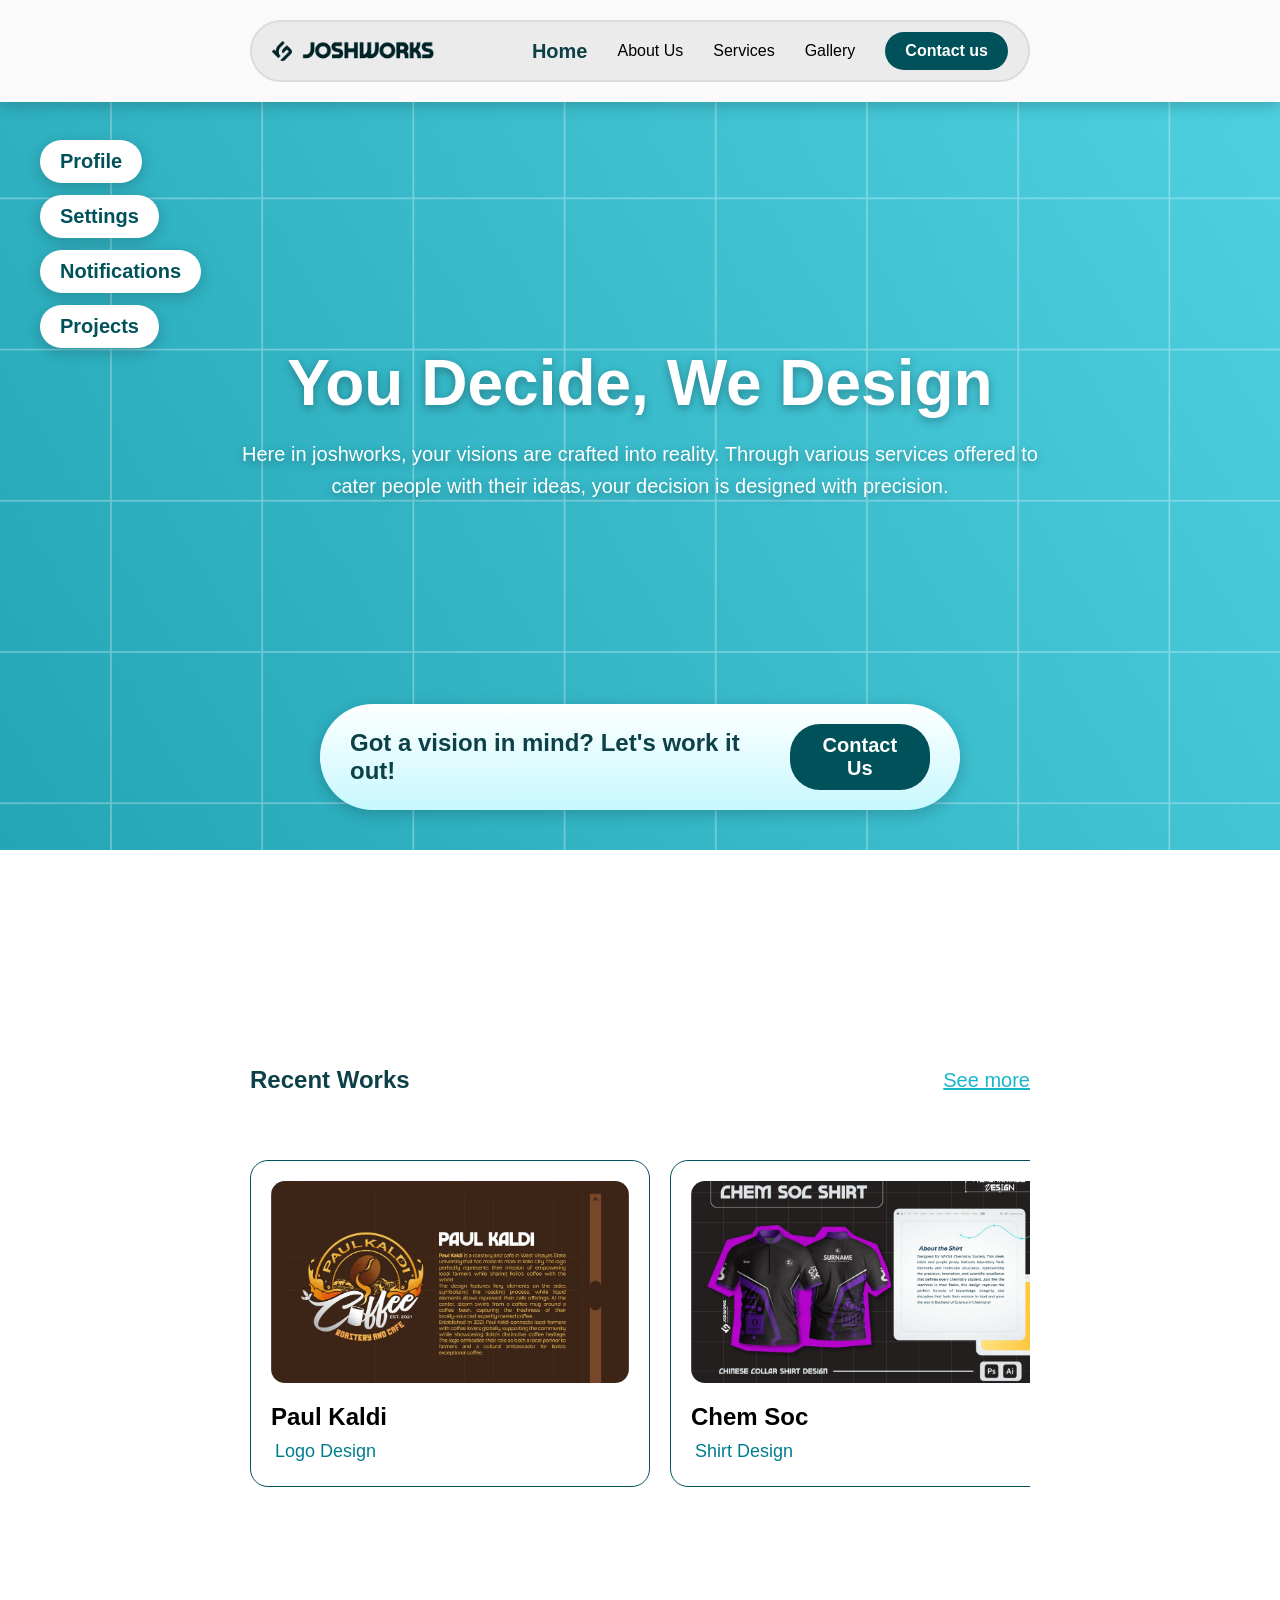
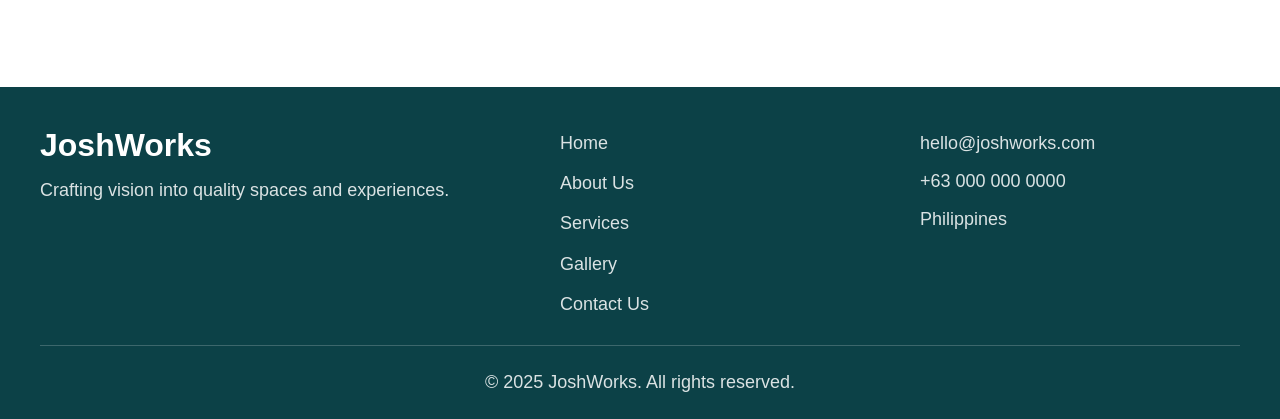
<file: JoshWorks/index.html>
<!DOCTYPE html>
<html lang="en">
<head>
    <meta charset="UTF-8">
    <meta name="viewport" content="width=device-width, initial-scale=1.0">
    <title>HomePage</title>
    <link rel="stylesheet" href="CSS Files/styles.css">
    <link rel="stylesheet" href="CSS Files/navbar.css">
    <link rel="preconnect" href="https://fonts.googleapis.com">
    <link rel="preconnect" href="https://fonts.gstatic.com" crossorigin>
    <link href="https://fonts.googleapis.com/css2?family=Inter:ital,opsz,wght@0,14..32,100..900;1,14..32,100..900&family=Montserrat:ital,wght@0,100..900;1,100..900&display=swap" rel="stylesheet">
</head>


<body>
    <div class="navbar">
        <div class="navbar-content">
            <div class="logo" id="header">
                <img src="../assets/logo1.png" alt="hi">
                <img src="../assets/logo.png" alt="hi">
            </div>

            <div class="nav-buttons" >
                <a href="index.html" id="current"> Home</a>
                <a href="AboutUs.html">About Us</a>
                <a href="Services.html">Services</a>
                <a href="Gallery.html">Gallery</a>
                <a href="ContactUs.html" class="button">Contact us</a>
            </div>
        </div>
    </div> 

    <div class="banner">
        <div class="banner-background">
            <img src="../assets/background.png" alt="">
        </div>

        <div class="banner-hero">
            <h1>You Decide, We Design</h1>
            <p>Here in joshworks, your visions are crafted into reality. Through various services offered to cater people with their ideas, your decision is designed with precision.</p>
        </div>

        <div class="sidebar">
            <h1 class="button">Profile</h1>
            <h1 class="button">Settings</h1>
            <h1 class="button">Notifications</h1>
            <h1 class="button">Projects</h1>
        </div>


        <div class="card">
            <h1>Got a vision in mind? Let's work it out!</h1>
            <a href="" class="button">
                Contact Us
            </a>
        </div>
    </div>

    <div class="more-container">
        <div class="recent-works">
            <div class="recent-header">
                <h1>Recent Works</h1>
                <a href="Gallery.html">See more</a>
            </div>
            

            <div class="recent-cards">
                <div class="image-card">
                    <img src="../assets/paul-kaldi.jpg" alt="y">
                    <h2>Paul Kaldi</h2>
                    <p>Logo Design</p>
                </div>    
                <div class="image-card">
                    <img src="../assets/chemsoc.jpg" alt="y">
                    <h2>Chem Soc</h2>
                    <p>Shirt Design</p>
                </div>
                <div class="image-card">
                    <img src="../assets/IAYS.jpg" alt="y">
                    <h2>Advocacy Youth Summit</h2>
                    <p>Brand Identity</p>
                </div>
                <div class="image-card">
                    <img src="../assets/gallery-3d.jpg" alt="y">
                    <h2>Malevolant Shrine</h2>
                    <p>3D Design</p>
                </div>
            </div>
        </div>

        <footer class="footer">
            <div class="footer-content">
                <div class="footer-brand">
                    <h2>JoshWorks</h2>
                    <p>Crafting vision into quality spaces and experiences.</p>
                </div>

                <div class="footer-links">
                    <a href="index.html">Home</a>
                    <a href="AboutUs.html">About Us</a>
                    <a href="Services.html">Services</a>
                    <a href="Gallery.html">Gallery</a>
                    <a href="ContactUs.html">Contact Us</a>
                </div>

                <div class="footer-contact">
                    <p>hello@joshworks.com</p>
                    <p>+63 000 000 0000</p>
                    <p>Philippines</p>
                </div>
            </div>

            <div class="footer-bottom">
                <p>© 2025 JoshWorks. All rights reserved.</p>
            </div>
        </footer>
    </div>

</body>

</html>
</file>
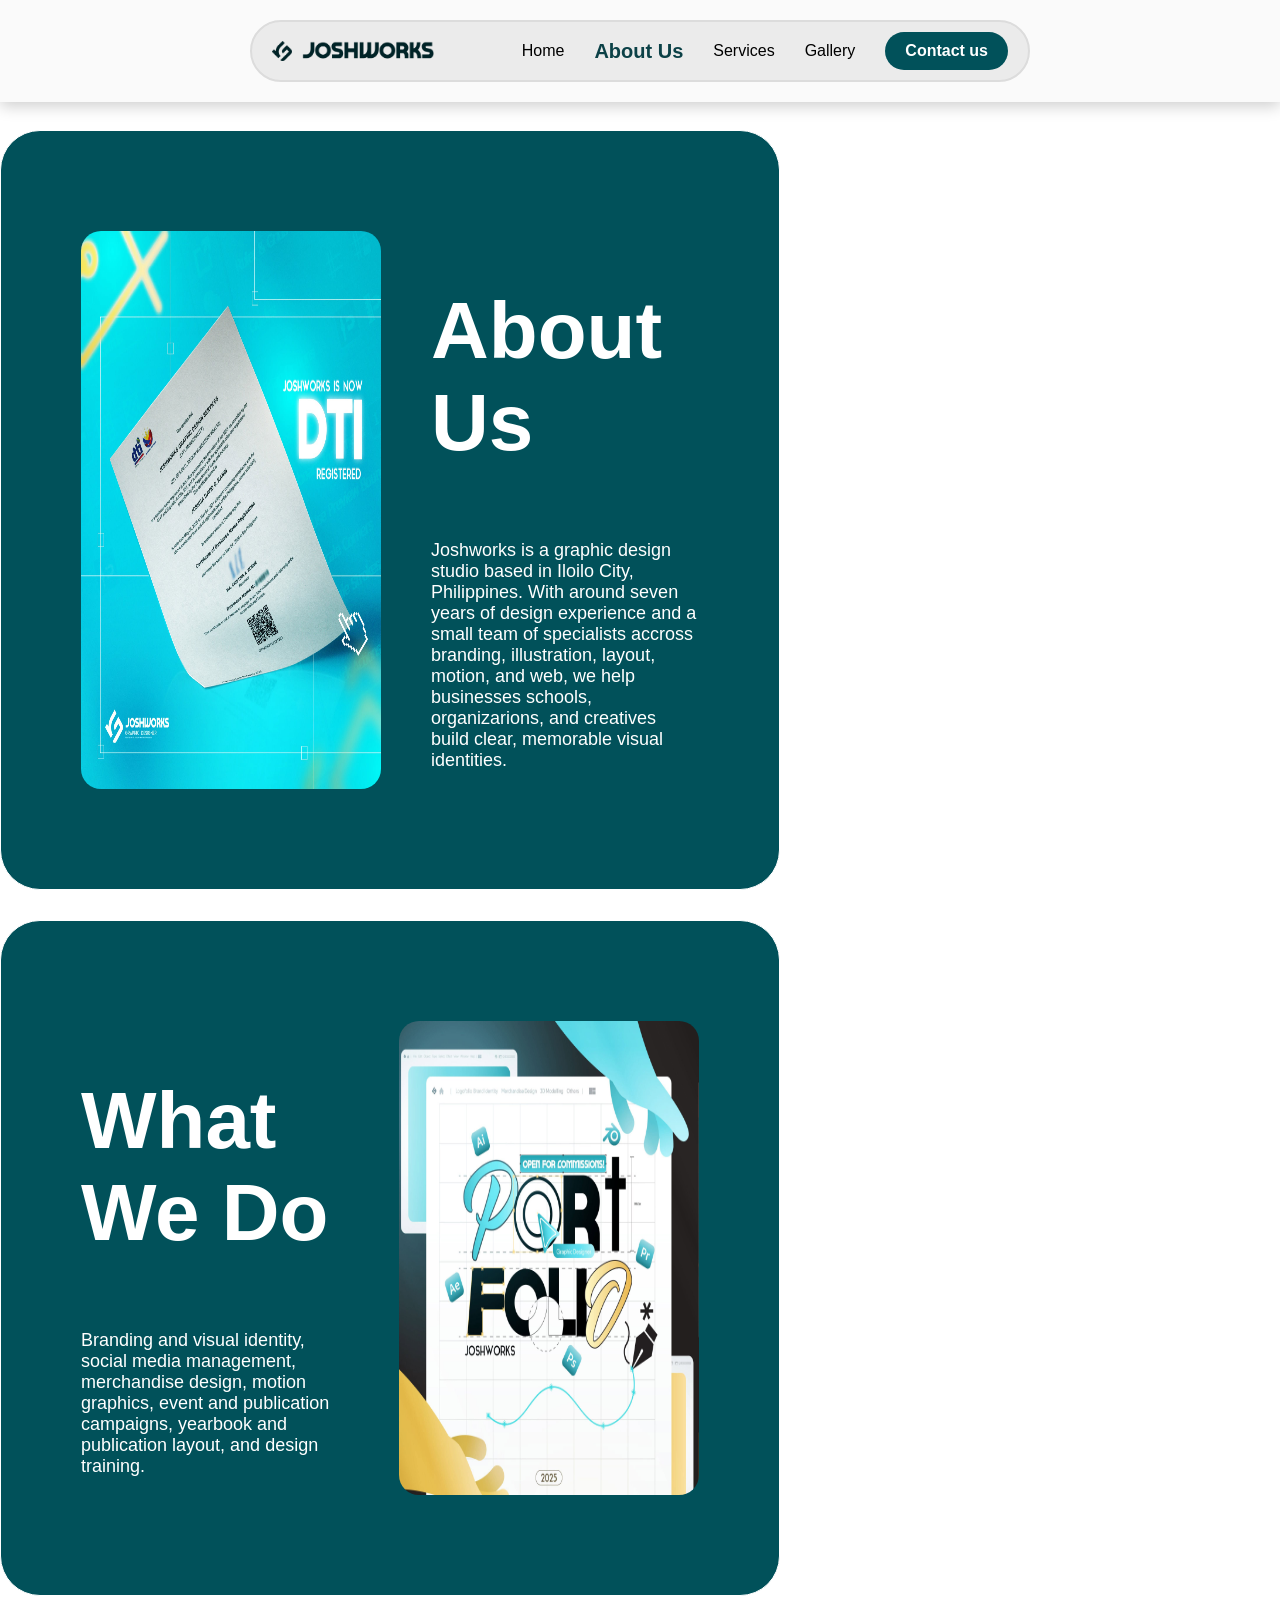
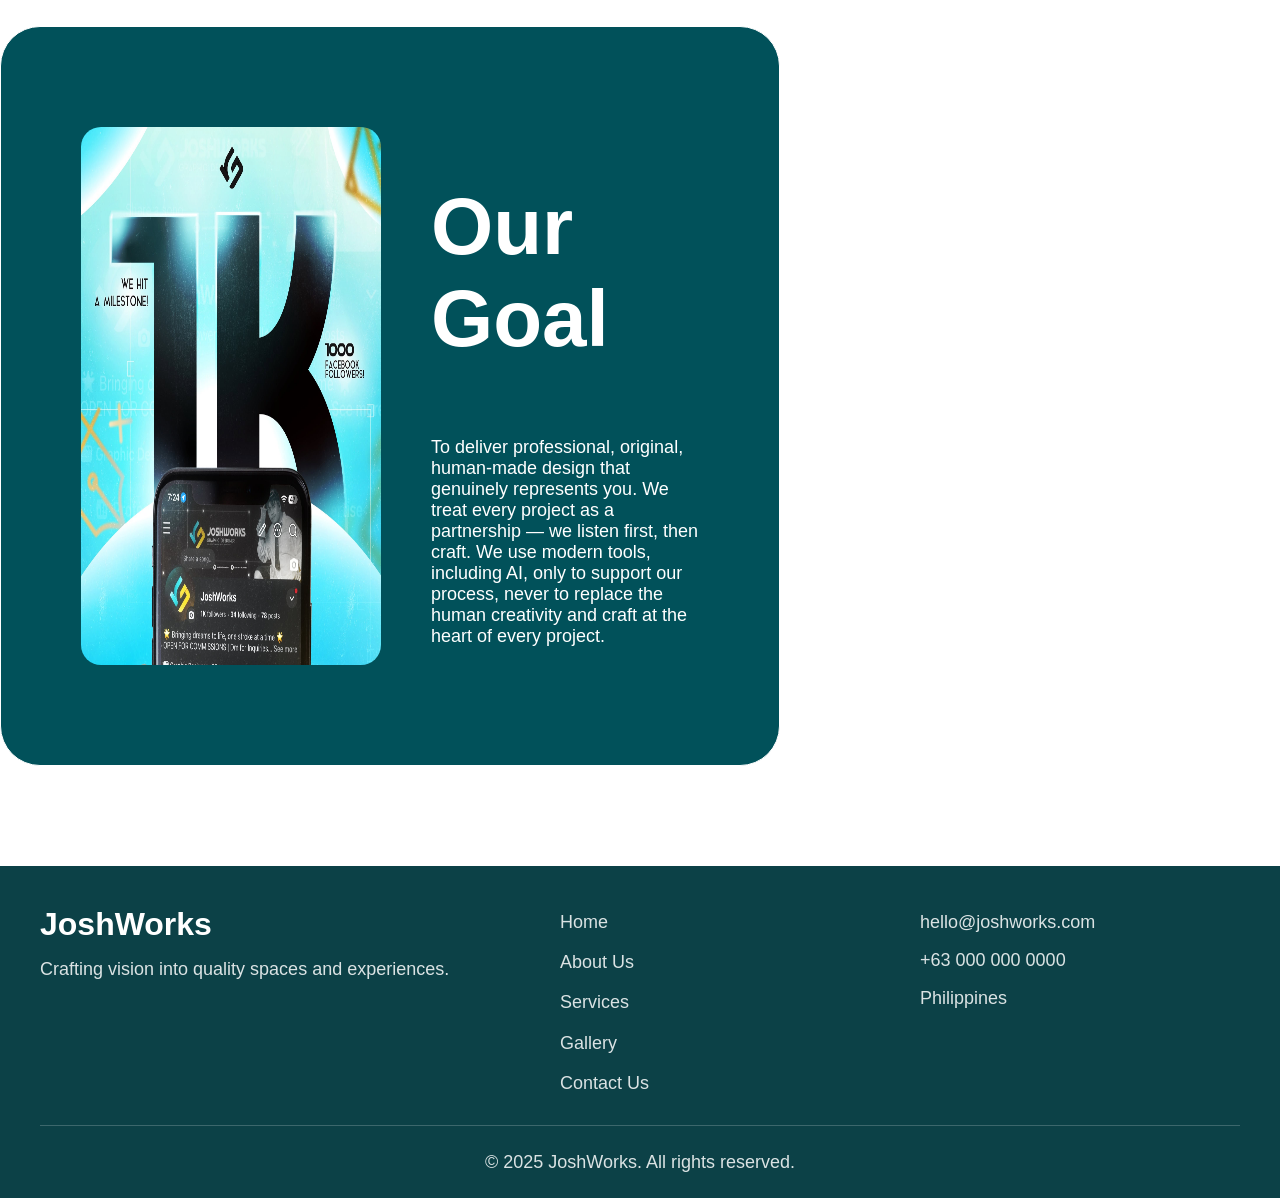
<file: JoshWorks/AboutUs.html>
<!DOCTYPE html>
<html lang="en">
<head>
    <meta charset="UTF-8">
    <meta name="viewport" content="width=device-width, initial-scale=1.0">
    <title>About Us</title>
    <link rel="stylesheet" href="CSS Files/styles.css">
    <link rel="stylesheet" href="CSS Files/navbar.css">
    <link rel="preconnect" href="https://fonts.googleapis.com">
    <link rel="preconnect" href="https://fonts.gstatic.com" crossorigin>
    <link href="https://fonts.googleapis.com/css2?family=Inter:ital,opsz,wght@0,14..32,100..900;1,14..32,100..900&family=Montserrat:ital,wght@0,100..900;1,100..900&display=swap" rel="stylesheet">
</head>
<body>
     <div class="navbar">
        <div class="navbar-content">
            <div class="logo" id="header">
                <img src="../assets/logo1.png" alt="hi">
                <img src="../assets/logo.png" alt="hi">
            </div>

            <div class="nav-buttons">
                <a href="index.html"> Home</a>
                <a href="AboutUs.html" id="current">About Us</a>
                <a href="Services.html">Services</a>
                <a href="Gallery.html">Gallery</a>
                <a href="ContactUs.html" class="button">Contact us</a>
            </div>
        </div>
    </div>

    <div class="container">
        <div class="text-body">
            <img src="../assets/about-us.jpg" alt="">
            
            <div class="text-container">
                <h1 id="header-1">About Us</h1>
                <p> Joshworks is a graphic design studio based in Iloilo City, Philippines. With around seven years of design experience and a small team of specialists accross branding, illustration, layout, motion, and web, we help businesses schools, organizarions, and creatives build clear, memorable visual identities.</p>
            </div>
        </div>

        <div class="text-body">
            <div class="text-container">
                <h1 id="header-1">What We Do</h1>
                <p> Branding and visual identity, social media management, merchandise design, motion graphics, event and publication campaigns, yearbook and publication layout, and design training.</p>
            </div>
           <img src="../assets/what-we-do.jpg" alt="">   
        </div>   

        <div class="text-body">
            <img src="../assets/ouf-goal.jpg" alt="">
            
            <div class="text-container">
                <h1 id="header-1">Our Goal</h1>
                <p> To deliver professional, original, human-made design that genuinely represents
you. We treat every project as a partnership — we listen first, then craft. We use
modern tools, including AI, only to support our process, never to replace the
human creativity and craft at the heart of every project.</p>
            </div>
        </div>
    </div>

    <footer class="footer">
            <div class="footer-content">
                <div class="footer-brand">
                    <h2>JoshWorks</h2>
                    <p>Crafting vision into quality spaces and experiences.</p>
                </div>

                <div class="footer-links">
                    <a href="index.html">Home</a>
                    <a href="AboutUs.html">About Us</a>
                    <a href="Services.html">Services</a>
                    <a href="Gallery.html">Gallery</a>
                    <a href="ContactUs.html">Contact Us</a>
                </div>

                <div class="footer-contact">
                    <p>hello@joshworks.com</p>
                    <p>+63 000 000 0000</p>
                    <p>Philippines</p>
                </div>
            </div>

            <div class="footer-bottom">
                <p>© 2025 JoshWorks. All rights reserved.</p>
            </div>
        </footer>
</body>
</html>
</file>
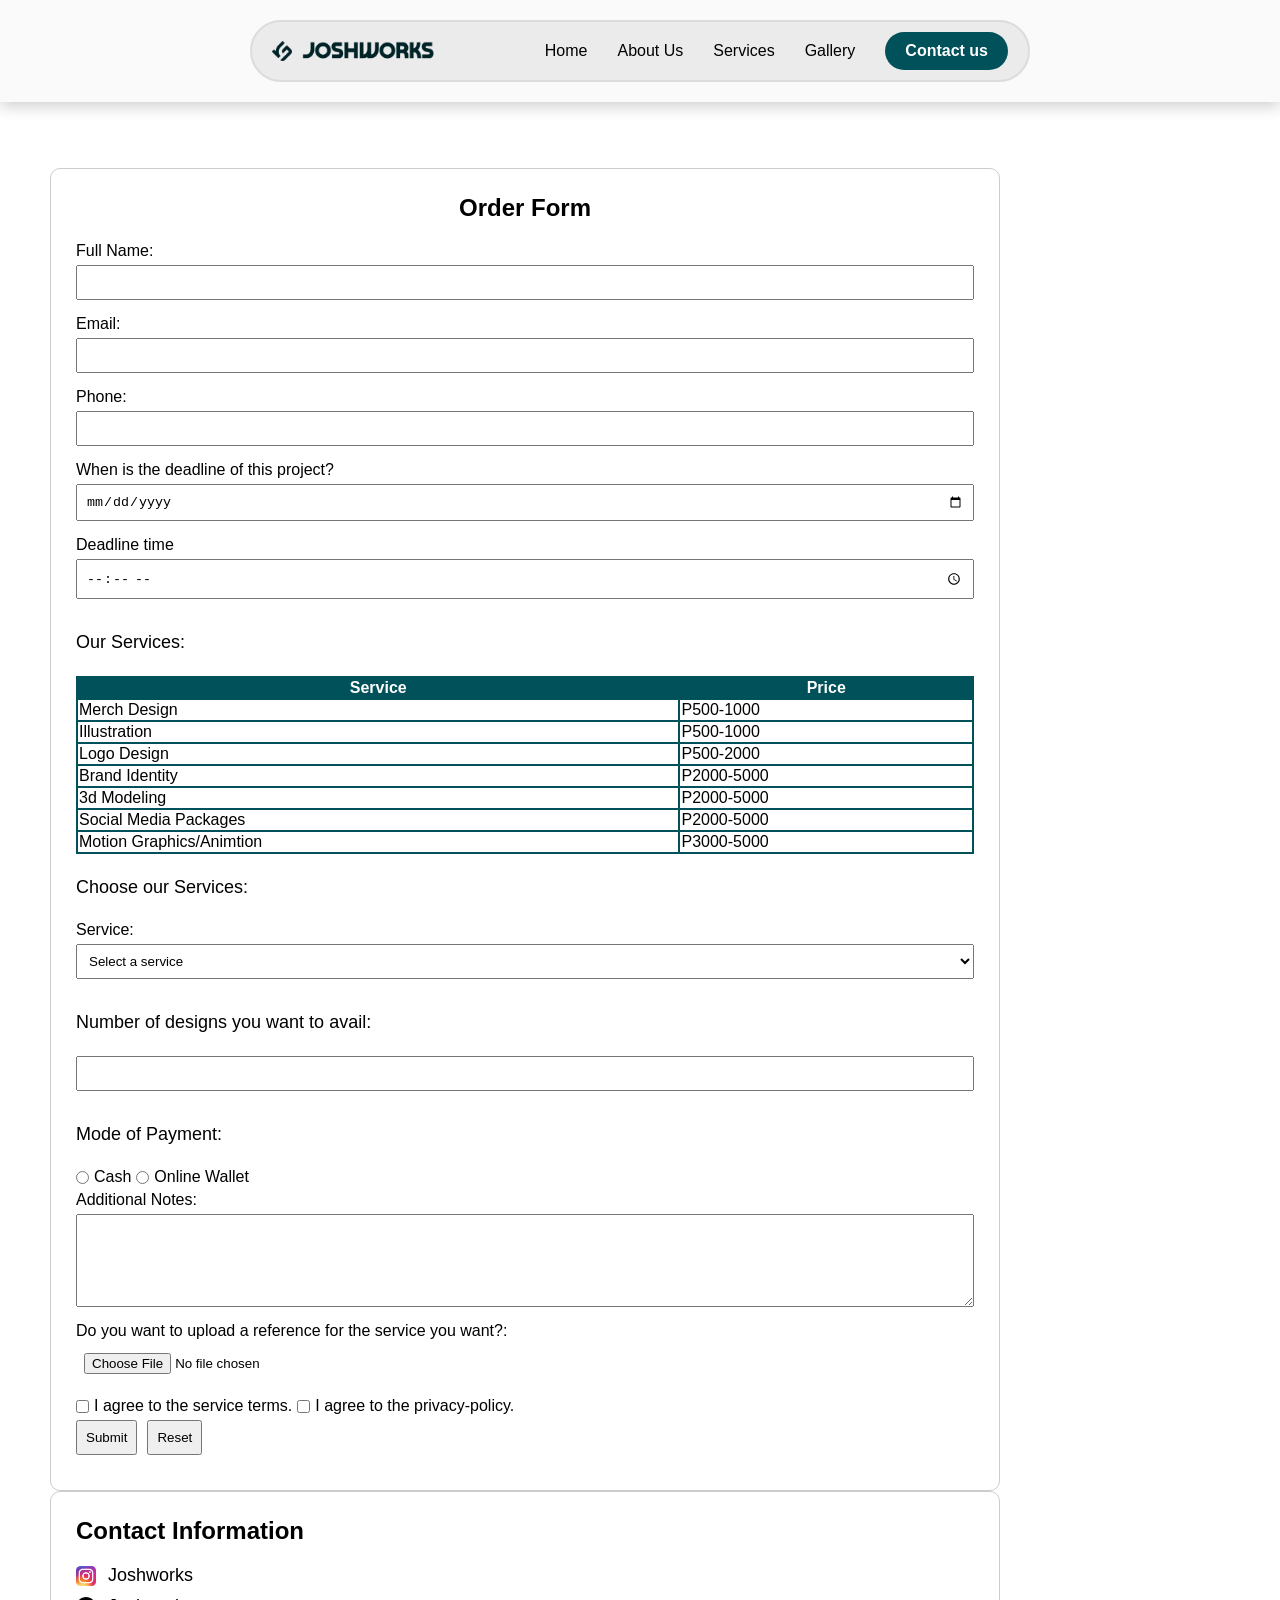
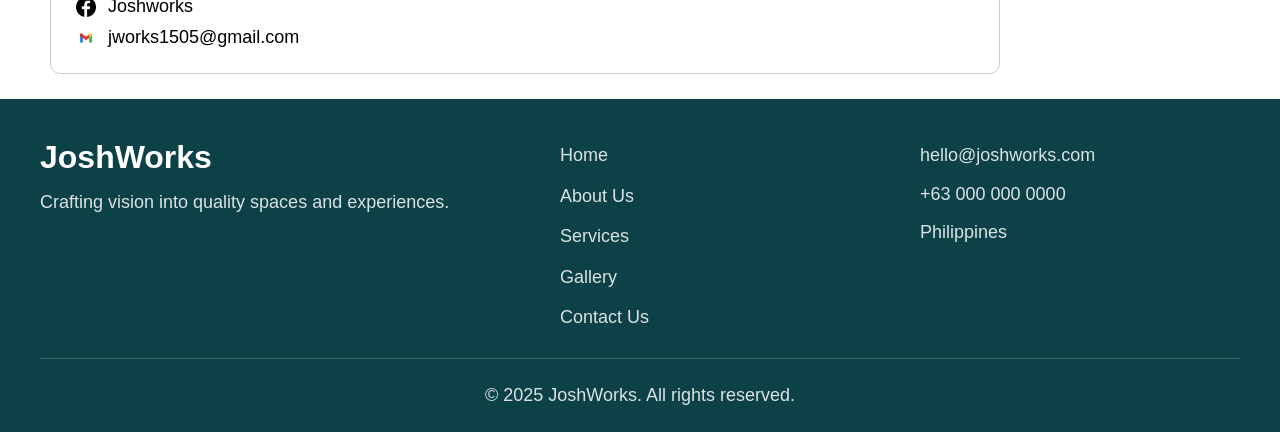
<file: JoshWorks/ContactUs.html>
<!DOCTYPE html>
<html lang="en">
<head>
    <meta charset="UTF-8">
    <meta name="viewport" content="width=device-width, initial-scale=1.0">
    <title>ContactUs</title>
    <link rel="stylesheet" href="CSS Files/styles.css">
   !-- <link rel="stylesheet" href="CSS Files/navbar.css">
    <link href="https://fonts.googleapis.com/css2?family=Inter:ital,opsz,wght@0,14..32,100..900;1,14..32,100..900&family=Montserrat:ital,wght@0,100..900;1,100..900&display=swap" rel="stylesheet">
</head>
<body>
     <div class="navbar">
        <div class="navbar-content">
            <div class="logo" id="header">
                <img src="../assets/logo1.png" alt="hi">
                <img src="../assets/logo.png" alt="hi">
            </div>

            <div class="nav-buttons">
                <a href="index.html"> Home</a>
                <a href="AboutUs.html">About Us</a>
                <a href="Services.html" id=>Services</a>
                <a href="Gallery.html">Gallery</a>
                <a href="ContactUs.html" class="button">Contact us</a>
            </div>
        </div>
    </div>

   <div class="Main-container">

        <div class="contact-form">
        <h2>Order Form</h2>
        <form>
            <label for="fullname">Full Name:</label>
            <input type="text" id="fullname" name="fullname" required>

            <label for="email">Email:</label>
            <input type="email" id="email" name="email" required>

            <label for="phone">Phone:</label>
            <input type="tel" id="phone" name="phone" required>

            <!-- Date -->
            <label for="date">When is the deadline of this project?</label>
            <input type="date" id="date" name="date" required>

            <!-- Time -->
            <label for="time">Deadline time</label>
            <input type="time" id="time" name="time" required>

            <!-- Radio Buttons -->
            <p id="service-table">Our Services:</p>
            <div class="service-table">
                    <table>
                        <tr>
                            <th>Service</th>
                            <th>Price</th>
                        </tr>

                        <tr>
                            <td>Merch Design</td>
                            <td>P500-1000</td>
                        </tr>
                        
                        <tr>
                            <td>Illustration</td>
                            <td>P500-1000</td>
                        </tr>
                        
                        <tr>
                            <td>Logo Design</td>
                            <td>P500-2000</td>
                        </tr>

                        <tr>
                            <td>Brand Identity</td>
                            <td>P2000-5000</td>
                        </tr>
                        
                        

                        <tr>
                            <td>3d Modeling</td>
                            <td>P2000-5000</td>
                        </tr>

                        <tr>
                            <td>Social Media Packages</td>
                            <td>P2000-5000</td>
                        </tr>
                        
                        <tr>
                            <td>Motion Graphics/Animtion</td>
                            <td>P3000-5000</td>
                        </tr>


                    </table>
                </div>

                <p>Choose our Services:</p>
                <label for="service">Service:</label>
                <select id="service" name="service">
                    <option value="">Select a service</option>
                    <option value="merch-design">Merch Design</option>
                    <option value="illustration">Illustration</option>
                    <option value="logo-design">Logo Design</option>
                    <option value="brand-identity">Brand Identity</option>
                    <option value="3d-modeling">3D Modeling</option>
                    <option value="social-media-packages">Social Media Packages</option>
                    <option value="motion-graphics-animation">Motion Graphics/Animation</option>
                </select>

            <!-- Checkboxes -->
            <p>Number of designs you want to avail:</p>
            <input type="number">
            

            <!-- Payment Method -->
            <p>Mode of Payment:</p>
            <div class="radio-option">
                <input type="radio" id="cash" name="payment-method" value="cash">
                <label for="cash">Cash</label>

                <input type="radio" id="online-wallet" name="payment-method" value="online-wallet">
                <label for="online-wallet">Online Wallet</label>
            </div>

            <!-- Textarea -->
            <label for="message">Additional Notes:</label>
            <textarea id="message" name="message" rows="5"></textarea>

            <!-- File Upload -->
            <label for="file">Do you want to upload a reference for the service you want?:</label>
            <input type="file" id="file" name="file">

            <div class="checkbox-option">
                <input type="checkbox" id="agreement" name="agreement" value="agreed" required>
                <label for="agreement">I agree to the service terms.</label>

                <input type="checkbox" id="privacy-policy" name="privacy-policy" value="agreed" required>
                <label for="privacy-policy">I agree to the privacy-policy.</label>

            </div>

            <!-- Buttons -->
            <div class="buttons">
                <input type="submit" value="Submit">
                <input type="reset" value="Reset">
            </div>
            
        </form>

    </div>
            <div class="ContactDetails">
                <h2>Contact Information</h2>
                    <div class="social-links">
                    <a href="https://www.instagram.com/jsh_worksonart" target="_blank">
                        <img src="../assets/instagram.png" alt="Instagram" width="50" height="50">
                        <p>Joshworks</p>
                    </a>
                    <a href="https://www.facebook.com/artsbyjosh#" target="_blank">
                        <img src="../assets/Facebook.png" alt="Facebook" width="50" height="50">
                        <p>Joshworks</p>
                    </a>

                    <a href="mailto:jworks1505@gmail.com">
                        <img src="../assets/Gmail.png" alt="Gmail" width="50" height="50">
                        <p>jworks1505@gmail.com</p>
                    </a>

                    </div>
            </div>

    </div>

    <footer class="footer">
            <div class="footer-content">
                <div class="footer-brand">
                    <h2>JoshWorks</h2>
                    <p>Crafting vision into quality spaces and experiences.</p>
                </div>

                <div class="footer-links">
                    <a href="index.html">Home</a>
                    <a href="AboutUs.html">About Us</a>
                    <a href="Services.html">Services</a>
                    <a href="Gallery.html">Gallery</a>
                    <a href="ContactUs.html">Contact Us</a>
                </div>

                <div class="footer-contact">
                    <p>hello@joshworks.com</p>
                    <p>+63 000 000 0000</p>
                    <p>Philippines</p>
                </div>
            </div>

            <div class="footer-bottom">
                <p>© 2025 JoshWorks. All rights reserved.</p>
            </div>
        </footer>




</body>
</html>
</file>
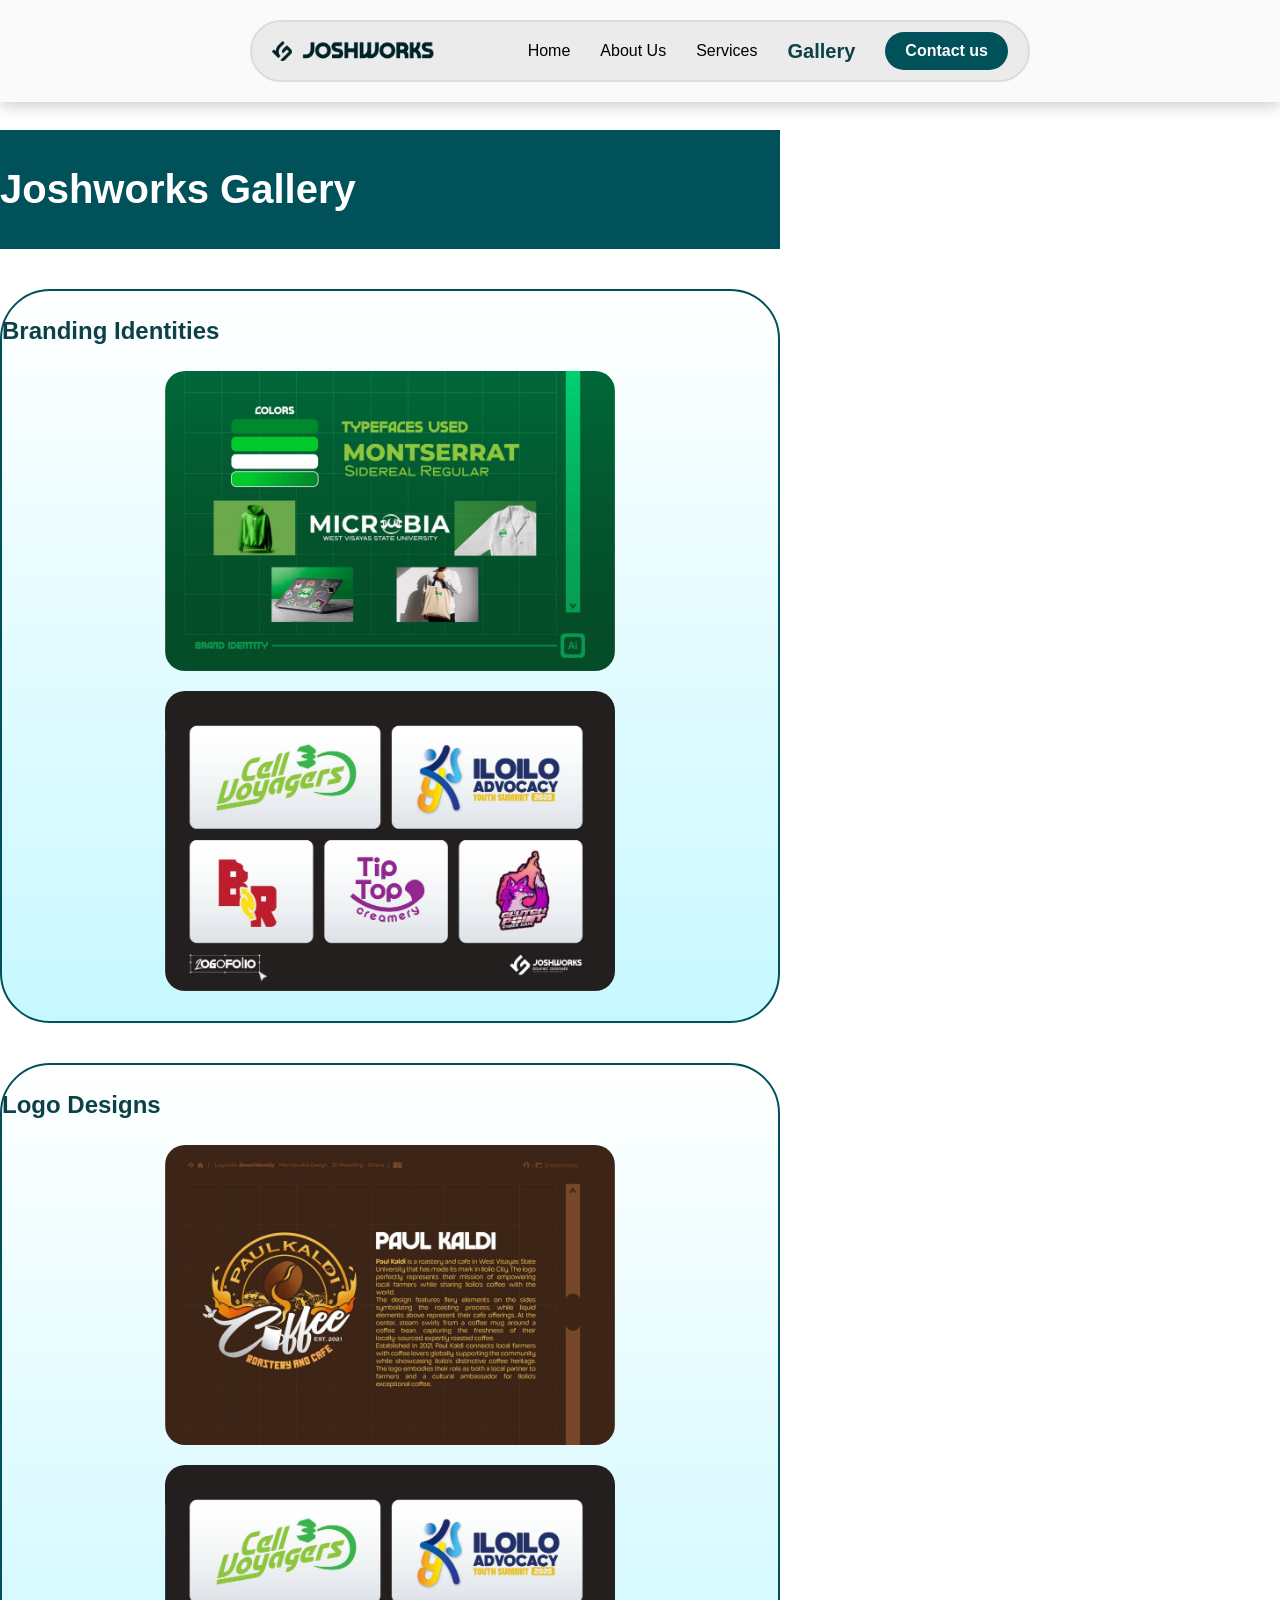
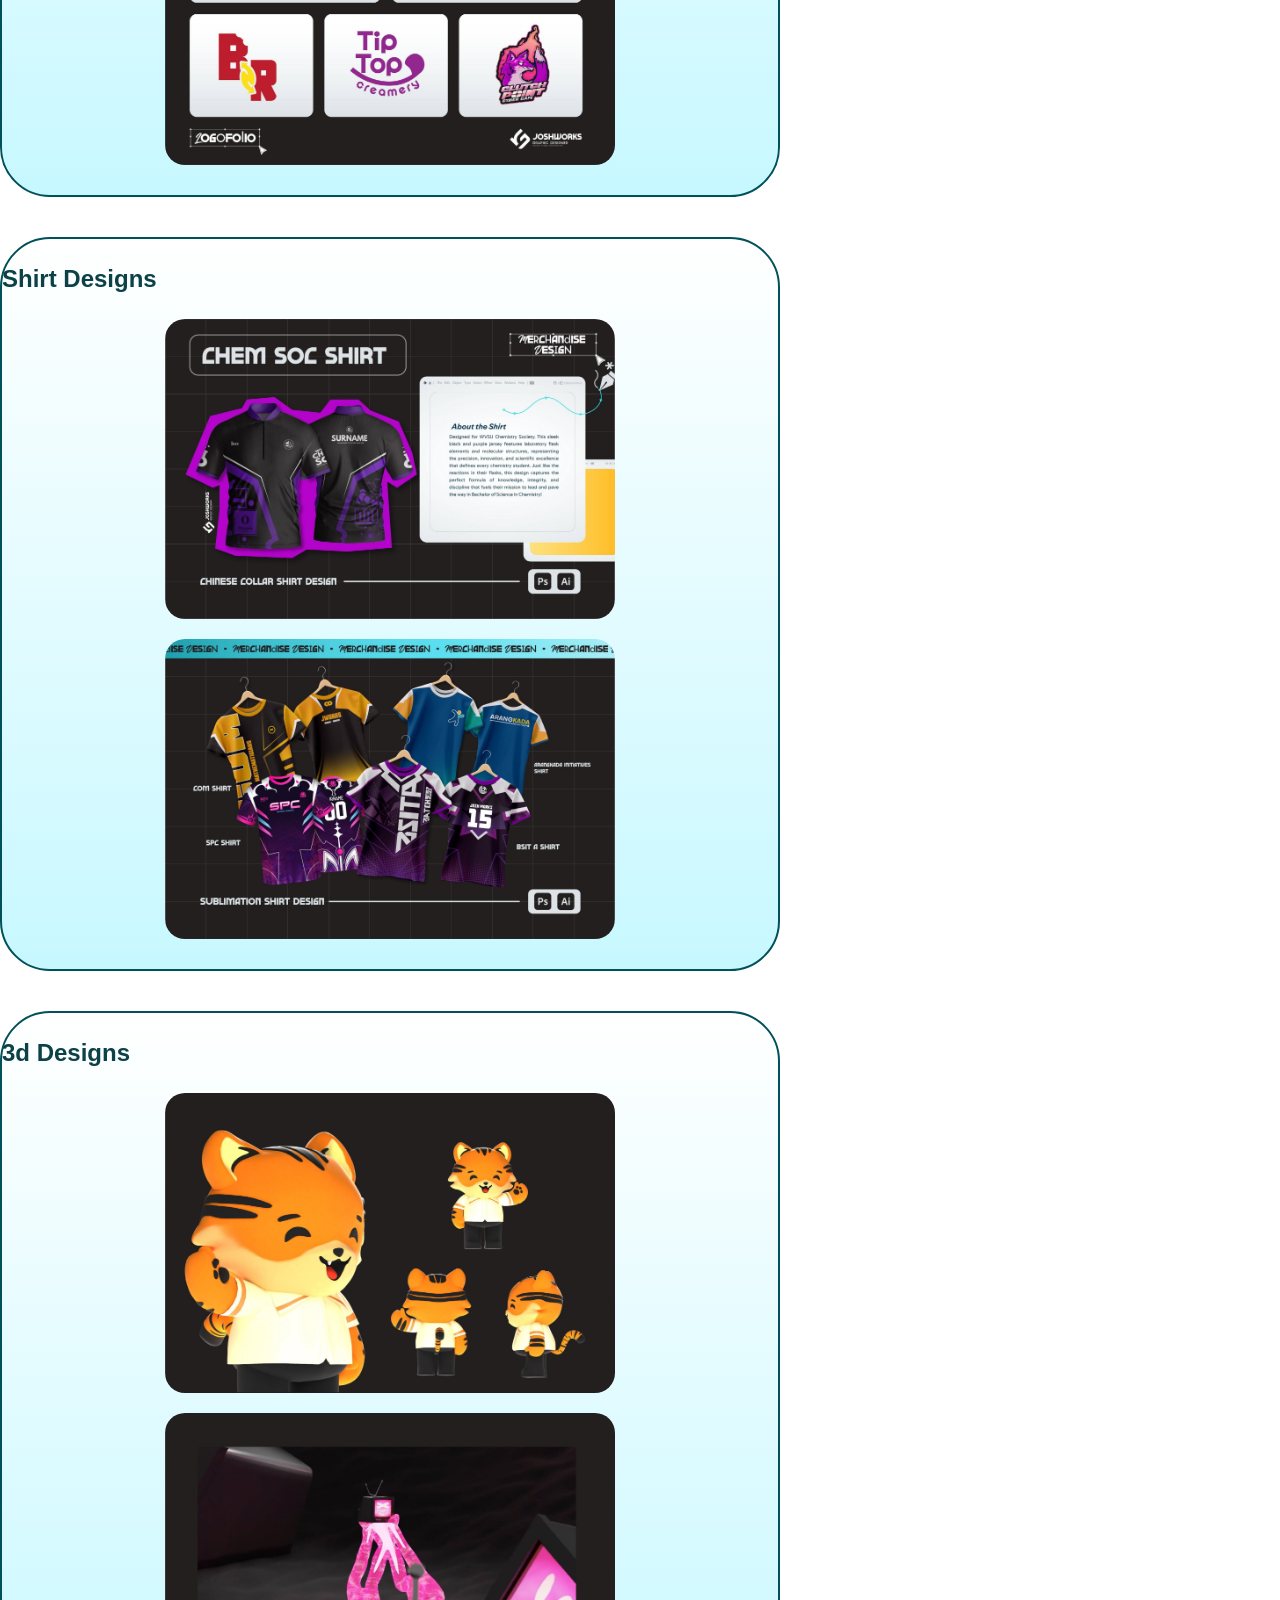
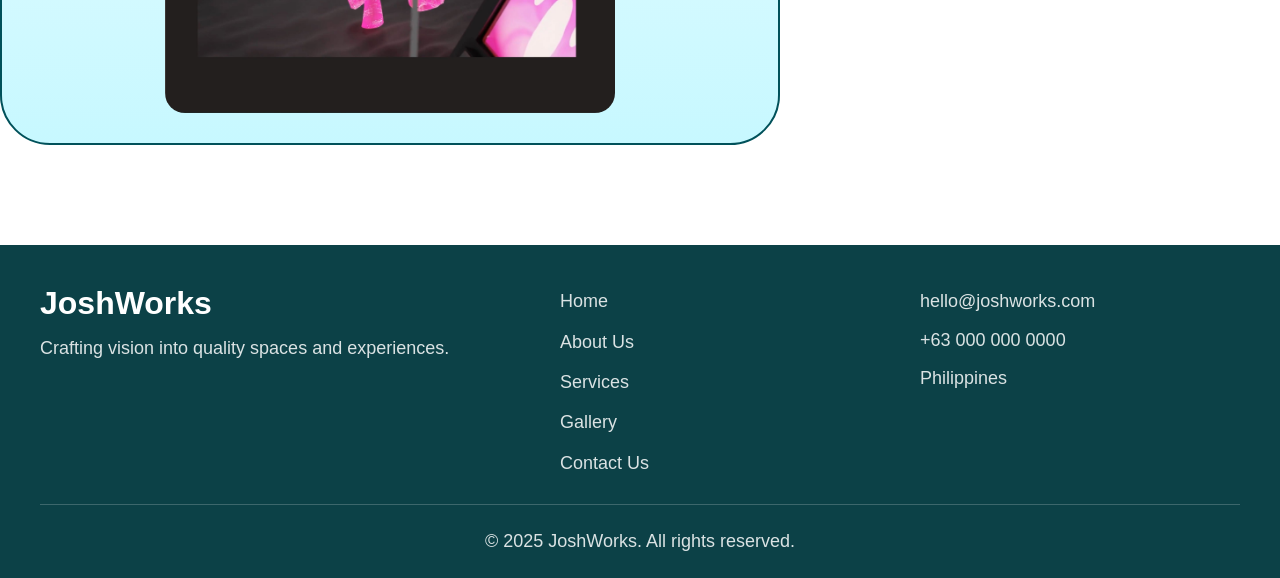
<file: JoshWorks/Gallery.html>
<!DOCTYPE html>
<html lang="en">
<head>
    <meta charset="UTF-8">
    <meta name="viewport" content="width=device-width, initial-scale=1.0">
    <title>Gallery</title>
    <link rel="stylesheet" href="CSS Files/styles.css">
    <link rel="stylesheet" href="CSS Files/navbar.css">
    <link rel="preconnect" href="https://fonts.googleapis.com">
    <link rel="preconnect" href="https://fonts.gstatic.com" crossorigin>
    <link href="https://fonts.googleapis.com/css2?family=Inter:ital,opsz,wght@0,14..32,100..900;1,14..32,100..900&family=Montserrat:ital,wght@0,100..900;1,100..900&display=swap" rel="stylesheet">
    
</head>
<body>
    <div class="navbar">
        <div class="navbar-content">
            <div class="logo" id="header">
                <img src="../assets/logo1.png" alt="hi">
                <img src="../assets/logo.png" alt="hi">
            </div>

            <div class="nav-buttons">
                <a href="index.html"> Home</a>
                <a href="AboutUs.html">About Us</a>
                <a href="Services.html">Services</a>
                <a href="Gallery.html"id="current">Gallery</a>
                <a href="ContactUs.html" class="button">Contact us</a>
            </div>
        </div>
    </div>

    <div class="gallery-body">
        <div class="gallery-header">
            <h1>Joshworks Gallery</h1>
        </div>
        <div class="gallery-containers">
            <h1>Branding Identities</h1>
            <div class="img-container">
                <img src="../assets/gallery-branding2.jpg" alt="1">
                <img src="../assets/gallery-logo3.jpg" alt="2">
            </div>
        </div>

        <div class="gallery-containers">
            <h1>Logo Designs</h1>
            <div class="img-container">
                <img src="../assets/gallery-logo2.jpg" alt="1">
                <img src="../assets/gallery-logo3.jpg" alt="2">
            </div>
        </div>

        <div class="gallery-containers">
            <h1>Shirt Designs</h1>
            <div class="img-container">
                <img src="../assets/gallery-shirt2.jpg" alt="1">
                <img src="../assets/gallery-shirt3.jpg" alt="2">
            </div>
        </div>

        <div class="gallery-containers">
            <h1>3d Designs</h1>
            <div class="img-container">
                <img src="../assets/gallery-3d2.jpg" alt="1">
                <img src="../assets/gallery-3d3.jpg" alt="2">
            </div>
        </div>
    </div>
    
    <footer class="footer">
            <div class="footer-content">
                <div class="footer-brand">
                    <h2>JoshWorks</h2>
                    <p>Crafting vision into quality spaces and experiences.</p>
                </div>

                <div class="footer-links">
                    <a href="index.html">Home</a>
                    <a href="AboutUs.html">About Us</a>
                    <a href="Services.html">Services</a>
                    <a href="Gallery.html">Gallery</a>
                    <a href="ContactUs.html">Contact Us</a>
                </div>

                <div class="footer-contact">
                    <p>hello@joshworks.com</p>
                    <p>+63 000 000 0000</p>
                    <p>Philippines</p>
                </div>
            </div>

            <div class="footer-bottom">
                <p>© 2025 JoshWorks. All rights reserved.</p>
            </div>
    </footer>

</body>
</html>
</file>
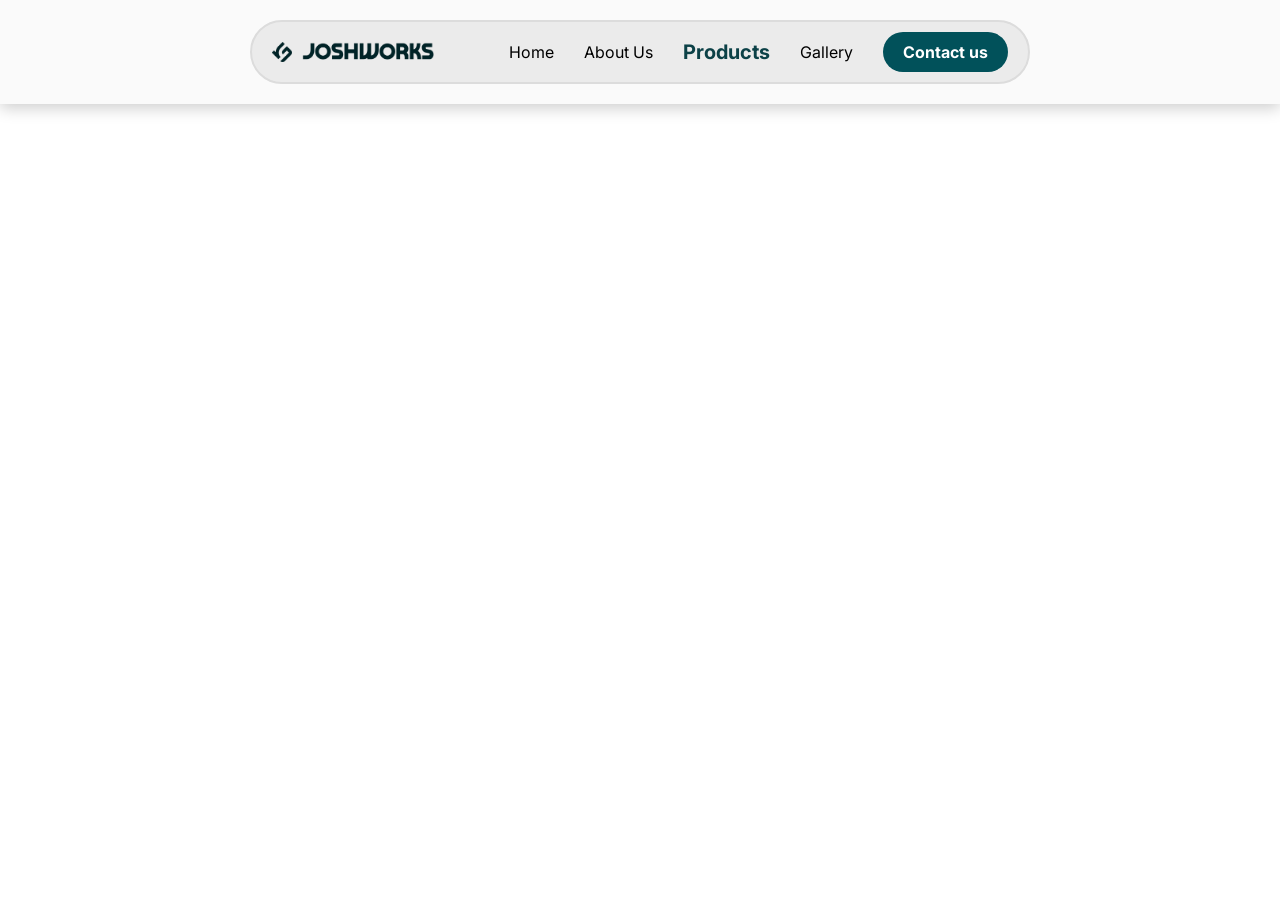
<file: JoshWorks/Products.html>
<!DOCTYPE html>
<html lang="en">
<head>
    <meta charset="UTF-8">
    <meta name="viewport" content="width=device-width, initial-scale=1.0">
    <title>Products</title>
    <link rel="stylesheet" href="CSS Files/navbar.css">
    <link rel="stylesheet" href="CSS Files/styles.css">
    <link href="https://fonts.googleapis.com/css2?family=Inter:ital,opsz,wght@0,14..32,100..900;1,14..32,100..900&family=Montserrat:ital,wght@0,100..900;1,100..900&display=swap" rel="stylesheet">

</head>
<body>
     <div class="navbar">
        <div class="navbar-content">
            <div class="logo" id="header">
                <img src="../assets/logo1.png" alt="hi">
                <img src="../assets/logo.png" alt="hi">
            </div>

            <div class="nav-buttons">
                <a href="index.html"> Home</a>
                <a href="AboutUs.html">About Us</a>
                <a href="Products.html" id="current">Products</a>
                <a href="Gallery.html">Gallery</a>
                <a href="ContactUs.html" class="button">Contact us</a>
            </div>
        </div>
    </div>
    
</body>
</html>
</file>
<file: JoshWorks/CSS Files/styles.css>
/*element and class global styling*/
* {
    box-sizing: border-box;
}

h2 {
    margin: 0;
}
h1 {
    font-size: 24px;
    color: #0c4147;
}

body {
    font-family: Inter;
    margin: 0;
    padding: 0;
}

a {
    font-size: 20px;
    text-decoration: none;
    color: inherit;
}

p {
    font-size: 18px;
}

.button {
    font-size: 20px;
    background-color: #01515a;
    padding: 10px 20px;
    border-radius: 30px;
    color: white;
    font-weight: bold;
    width: auto;
    text-align: center;
}
/*element and class global styling*/



/* banner and card */
.banner {
    position: relative;
    width: 100%;
    height: 850px;
    padding: 100px 0px 0px 0px;
    overflow: hidden;
    background: linear-gradient(to bottom left, #59DBEB, #18b4c9);
}

.banner-background {
    position: absolute;
    inset: 0;
    z-index: 0;
}

.banner-background img {
    display: block;
    width: 100%;
    height: 100%;
    object-fit: cover;
    object-position: center;
}

.banner-hero {
    position: absolute;
    top: 50%;
    left: 50%;
    z-index: 1;
    width: 800px;
    transform: translate(-50%, -50%);
    text-align: center;
}

.banner-hero h1,
.banner-hero p {
    color: white;
    text-shadow: 0 3px 10px rgba(0, 0, 0, 0.3);
}

.banner-hero h1 {
    margin: 0 0 20px;
    font-size: clamp(2rem, 5vw, 4.5rem);
    line-height: 1.1;
}

.banner-hero p {
    margin: 0;
    font-size: clamp(1rem, 2vw, 1.25rem);
    line-height: 1.6;
}

.sidebar {
    position: fixed;
    top: 90px;
    left: 0;
    z-index: 10;
    display: flex;
    flex-direction: column;
    gap: 12px;
    padding: 50px 40px;
}

.sidebar .button {
    background-color: white;
    box-shadow: 0 4px 15px rgba(0, 0, 0, 0.20);
}

.sidebar h1 {
    margin: 0;
    color: #01515a;
}


#texts h1 {
    margin: 0;
    color: #0c4147;
    font-size: clamp(1.25rem, 3vw, 2.25rem);
    line-height: 1.1;
    text-shadow: 0 3px 10px rgba(0, 0, 0, 0.3);
}

.card {
    position: absolute;
    left: 50%;
    bottom: 40px;
    translate: -50% 0; /* -50% horizontally, 0 vertically */
    width: auto;
    padding: 20px 30px;
    height: auto;
    background: linear-gradient(to bottom, white, #c7f8ff);
    box-shadow: 0 4px 15px rgba(0, 0, 0, 0.20);
    border-radius: 100px;
    display: flex;
    flex-direction: row;
    justify-content: center;
    align-items: center;
    gap: 20px;
}

.card h1 {
    margin: 0;
}
/* banner and card */

/*more container */
.more-container {
    width: 100%;
    height: auto;
    display: flex;
    flex-direction: column;
    align-items: center;
    justify-content: center;
    background-color: white;
    gap: 100px;
}
/*more container */

/* Recent works section */

.recent-works {
    width: calc(100% - 500px);
    height: 100%;
    padding: 200px 0 100px 0;
    margin: 0 auto;
    display: flex;
    flex-direction: column;
    gap: 50px;
}

.recent-header {
    display: flex;
    flex-direction: row;
    justify-content: space-between;
    align-items: center;
}

.recent-header a{
    color: #18b4c9;
    text-decoration: underline ;
}

.recent-cards {
    display: flex;
    flex-direction: row;
    height: auto;
    width: 100%;
    gap: 20px;
    overflow-x: auto;
    overflow-y: hidden;
    scrollbar-width: thin;
}   

.recent-cards .image-card {
    width: 400px;
    flex-shrink: 0;
    background-color: white;
    border: 1px solid #01515a;
    padding: 20px;
    border-radius: 18px;
    overflow: hidden;
    display: flex;
    flex-direction: column;
    gap: 10px;  
}

.image-card h2 {
    padding-top: 10px;
}

.image-card p {
    color: #007e8f;
}
.recent-cards .image-card img {
    display: block;
    width: 100%;
    aspect-ratio: 16 / 9;
    object-fit: cover;
    border-radius: 14px;
}

.recent-cards .image-card p {
    margin: 0;
    padding: 0 4px 4px;
}
/* Recent works section */

/*footer section*/
.footer {
    width: 100%;
    background-color: #0c4147;
    color: white;
    padding: 40px 0 20px;
}

.footer-content {
    width: min(1200px, calc(100% - 80px));
    margin: 0 auto;
    display: flex;
    justify-content: space-between;
    align-items: flex-start;
    flex-wrap: wrap;
    gap: 40px;
}

.footer-brand {
    flex: 1.5;
}

.footer-brand h2 {
    margin: 0 0 10px;
    color: white;
    font-size: 32px;
}

.footer-brand p,
.footer-contact p,
.footer-links a,
.footer-bottom p {
    margin: 0;
    color: rgba(255, 255, 255, 0.85);
    line-height: 1.8;
}

.footer-links {
    flex: 1;
    display: flex;
    flex-direction: column;
    gap: 8px;
}

.footer-links a {
    font-size: 18px;
}

.footer-contact {
    flex: 1;
    display: flex;
    flex-direction: column;
    gap: 6px;
}

.footer-bottom {
    width: min(1200px, calc(100% - 80px));
    margin: 25px auto 0;
    padding-top: 20px;
    border-top: 1px solid rgba(255, 255, 255, 0.2);
    text-align: center;
}

@media (max-width: 700px) {
    .footer {
        padding: 30px 0 15px;
    }

    .footer-content,
    .footer-bottom {
        width: calc(100% - 40px);
    }

    .footer-content {
        flex-direction: column;
        gap: 24px;
    }

    .footer-brand,
    .footer-links,
    .footer-contact {
        width: 100%;
    }
}

/*About Us Section*/
* {
    box-sizing: border-box;
}

h2 {
    margin: 0;
}
h1 {
    font-size: 24px;
    color: #0c4147;
}

body {
    font-family: Inter;
    margin: 0;
    padding: 0;
}

a {
    font-size: 20px;
    text-decoration: none;
    color: inherit;
}

p {
    font-size: 18px;
}

.button {
    font-size: 20px;
    background-color: #01515a;
    padding: 10px 20px;
    border-radius: 30px;
    color: white;
    font-weight: bold;
    width: fit-content;
    text-align: center;
    display: flex;
    justify-content: center;
    align-items: center;
}

.container {
    width: calc(100% - 500px);
    height: auto;
    display: flex;
    flex-direction: column;
    gap: 30px;
    justify-self: center;
    padding: 130px 0 100px 0;
}

.container h1 {
    font-size: 80px;
    color: white  ;
}

.container p {
    color: white;
}

#header-1 {
    justify-self: left;
}

#header-2 {
    justify-self: right;
}

#header-3 {
    justify-self: left;
}


.text-body {
    padding: 100px 80px;
    display: flex;
    flex-direction: row;
    gap: 50px;
    border: white solid 1px;
        background-color: #01515a;
    border-radius: 40px;
}

.text-container {
    display: flex;
    flex-direction: column;
}

.text-body img {
    width: 300px;
    aspect-ratio: 1/1;
    border-radius: 20px;
}

/*ContactUs Section*/
.Main-container {
    display:flex;
    flex-direction: column;
    justify-content: space-between;
    margin-top: 125px;
    margin-right: 25px;
    margin-left: 25px;
    padding: 25px;
    width: 1000px;
    justify-self: center;
}
.ContactDetails {
    display: flex;
    flex-direction: column;
    width: 100%;
    padding: 25px;
    border: 1px solid #ccc;
    border-radius: 10px;
    gap: 20px;
}
.contact-form {
    display: flex;
    flex-direction: column;
    width: 100%;
    padding: 25px;
    border: 1px solid #ccc;
    border-radius: 10px;
}

.contact-form h2 {
    text-align: center;
    margin-bottom: 20px;
}

.contact-form form {
    display: flex;
    flex-direction: column;
    gap: 5px;
}

.contact-form input,
.contact-form select,
.contact-form textarea {
    padding: 8px;
    margin-bottom: 10px;
}

.radio-option {
    display: flex;
    align-items: center;
    gap: 5px;
}

.radio-option input {
    padding: 0;
    margin: 0;
}

.checkbox-option {
    display: flex;
    align-items: center;
    gap: 5px;
}

.checkbox-option input {
    padding: 0;
    margin: 0;
}

.buttons {
    display: flex;
    gap: 10px;
}

.buttons input {
    cursor: pointer;
}

.social-links {
    display: flex;
    flex-direction: column;
    gap: 10px;
}

.social-links a {
    display: flex;
    align-items: center;
    gap: 12px;
}

.social-links p {
    margin: 0;
}

.social-links img{
    width: 20px;
    height: auto;
}

/*Gallery*/

.gallery-header {
    width: 100%;
    background-color: #01515a;
    height: auto;
    padding: 10px 0;
    margin: 20px 0 0 0; 
}

.gallery-header h1{
    font-size: 40px;
    justify-self: center;
    color: white;
}

.gallery-body {
    width: calc(100% - 500px);
    height: auto;
    justify-self: center;
    padding: 110px 0 100px 0;
    display: flex;
    gap: 40px;
    flex-direction: column;
}

.gallery-containers {
    padding: 0 0 30px 0;
    border: #01515a solid 2px;
    border-radius: 50px;
    background: linear-gradient(to bottom, white, #c7f8ff);
}

.gallery-containers h1 {
    padding: 10px 0 10px 0;
    justify-self: center;
}

.gallery-containers .img-container {
    width: 100%;
    display: flex;
    justify-content: center;
    align-items: center;
    flex-wrap: wrap;
    gap: 20px;

}

.gallery-containers .img-container img {
    height: 300px;
    width: auto;
    border-radius: 20px;
}

/* Services css */

.services-body {
    width: min(1100px, calc(100% - 40px));
    margin: 0 auto;
    padding: 140px 0 100px;
    display: flex;
    flex-direction: column;
    gap: 70px;
}

.services-text {
    background: linear-gradient(to bottom, white, #c7f8ff);
    padding: clamp(30px, 6vw, 70px);
    border-radius: 32px;
    box-shadow: 0 15px 35px rgba(12, 65, 71, 0.12);
}

.services-text h1 {
    margin: 0 0 20px;
    font-size: 100px;
    line-height: 1;
}

.service-description {
    margin: 0;
    color: black;
    font-size: 18px;
    line-height: 1.6;
    background: skyblue;
    gap: 20px;
    padding: 20px;
    border-radius: 20px;
}
#service-heading {
    line-height: 1.1;
    color: white;
    background-color: #01515a;
    padding: 10px 20px;
    border-radius: 10px;    
    font-size: 32px;
}

.service-samples {
    display: flex;
    flex-direction: column;
    gap: 30px;
}

.service-heading h2 {
    margin: 8px 0 0;
    color: #0c4147;
    font-size: clamp(2rem, 4vw, 3.5rem);
    line-height: 1.1;
}

.service-grid {
    display: flex;
    flex-direction: row;
    gap: 20px;
}

.service-card {
    overflow: hidden;
    border: 1px solid rgba(12, 65, 71, 0.12);
    border-radius: 24px;
    background: white;
    box-shadow: 0 10px 25px rgba(12, 65, 71, 0.1);
}

.service-card > img {
    width: 100%;
    height: 240px;
    object-fit: cover;
}

.service-card-content {
    padding: 24px;
}

.service-card h3 {
    margin: 0 0 10px;
    color: #0c4147;
    font-size: 20px;
}

.service-card p {
    margin: 0;
    color: #49676b;
    font-size: 14px;
    line-height: 1.6;
}
#service-footer {
    line-height: 1.1;
    color: #0c4147;
    background-color: lightblue;
    padding: 10px;
    border-radius: 10px;
    margin-left: 20px;
    width: fit-content;
}

.more-services {
    display: flex;
    flex-direction: column;
    gap: 30px;
}

.service-table table {
    width: 100%;
    border-collapse: collapse;
}

.service-table table th {
    background-color: #01515a;
    color: white;
}
.service-table table,
.service-table table th,
.service-table table td {
    border: #01515a solid 2px;
}
</file>
<file: JoshWorks/CSS Files/navbar.css>
/*NavBar Section*/
.navbar {
    width: 100%; 
    display: flex;
    justify-content: center;
    align-items: center;
    padding: 20px 0;
    position: fixed;
    top: 0;
    left: 0;
    z-index: 10;
    box-shadow: 0 4px 15px rgba(0, 0, 0, 0.20);
    background-color: rgb(250, 250, 250);
}

.navbar-content{
    display: flex;
    flex-direction: row;
    justify-content: space-between;
    align-items: center;
    width: calc(100% - 500px);
    padding: 10px 20px;
    border: 2px solid rgb(220, 220, 220);
    border-radius: 50px;
    background-color: rgb(235, 235, 235);

}

.nav-buttons {
    display: flex;
    flex-direction: row;
    gap: 30px;
    align-items: center;
    padding: 0px 0px;
}

.navbar .nav-buttons a {
    font-size: 16px;
    text-decoration: none;
    color: inherit;
    
}

.navbar .nav-buttons a:hover {
  transform: scale(1.15);
}


.navbar .nav-buttons .button {
    color: white;

}

.navbar .nav-buttons a#current {
    color: #0c4147;
    font-weight: bold;
    font-size: 20px;
}

.logo {
    display: flex;
    align-items: center;
    gap: 10px;
}

.logo img {
    height: 20px;
}
body {
    margin: 0;
    font-family: Arial, sans-serif;
}
</file>
